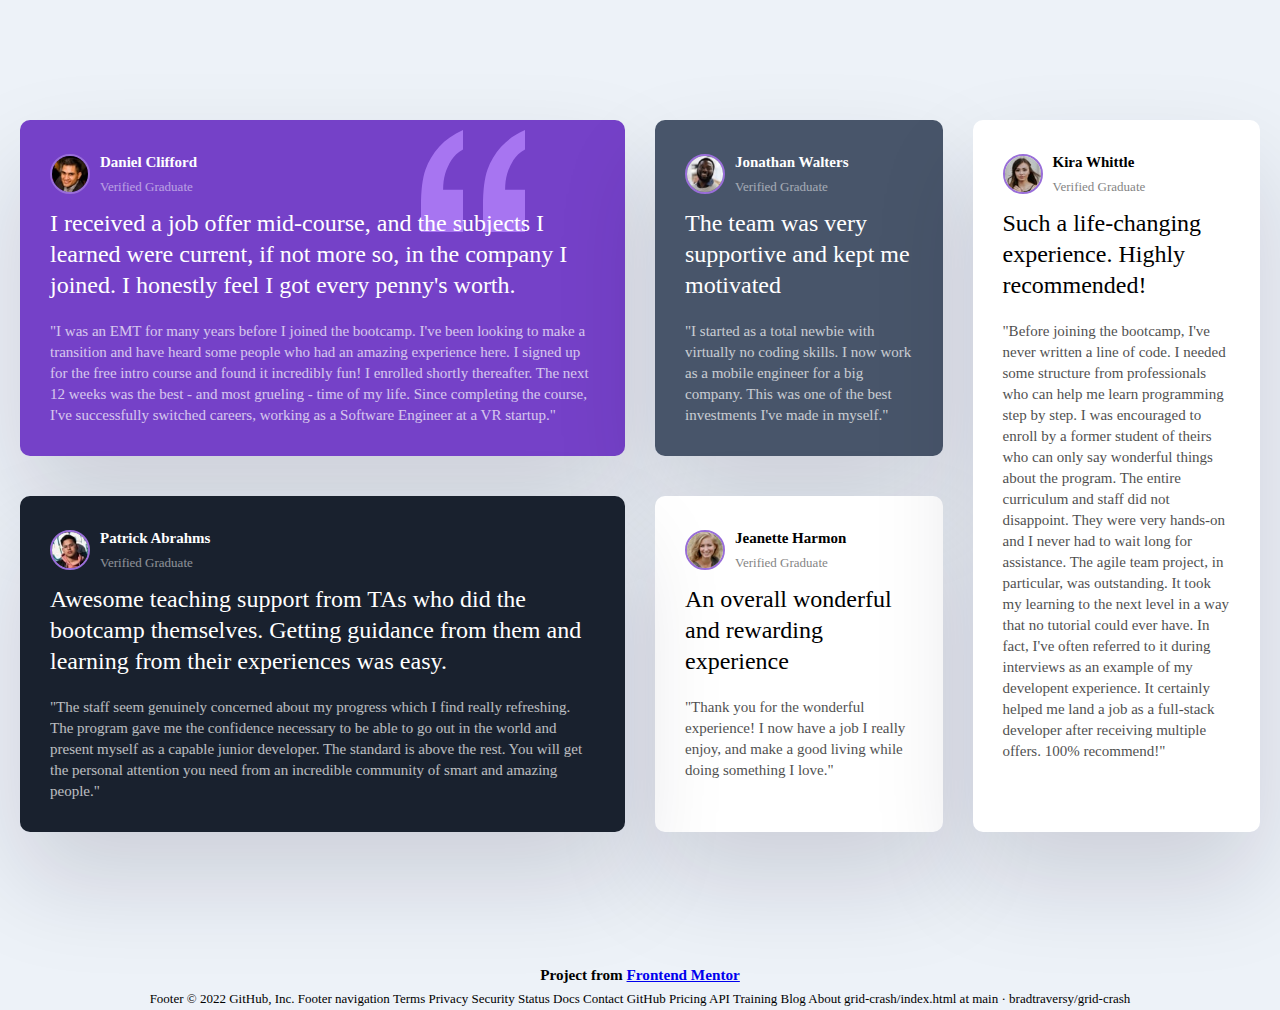
<file: grid-crash/index.html>
<!DOCTYPE html>
<html lang="en">
  <head>
    <meta charset="UTF-8" />
    <meta http-equiv="X-UA-Compatible" content="IE=edge" />
    <meta name="viewport" content="width=device-width, initial-scale=1.0" />
    <link rel="stylesheet" href="style.css" />
    <title>Testimonials</title>
  </head>
  <body>
    <div class="testimonials">
      <div class="card card--bg-purple">
        <header class="card__header">
          <img src="images/image-daniel.jpg" class="card__img" alt="" />
          <div>
            <h3>Daniel Clifford</h3>
            <p>Verified Graduate</p>
          </div>
        </header>
        <p class="card__lead">
          I received a job offer mid-course, and the subjects I learned were
          current, if not more so, in the company I joined. I honestly feel I
          got every penny's worth.
        </p>
        <p class="card__quote">
          "I was an EMT for many years before I joined the bootcamp. I've been
          looking to make a transition and have heard some people who had an
          amazing experience here. I signed up for the free intro course and
          found it incredibly fun! I enrolled shortly thereafter. The next 12
          weeks was the best - and most grueling - time of my life. Since
          completing the course, I've successfully switched careers, working as
          a Software Engineer at a VR startup."
        </p>
      </div>

      <div class="card card--bg-gray-blue">
        <header class="card__header">
          <img src="images/image-jonathan.jpg" class="card__img" alt="" />
          <div>
            <h3>Jonathan Walters</h3>
            <p>Verified Graduate</p>
          </div>
        </header>
        <p class="card__lead">
          The team was very supportive and kept me motivated
        </p>
        <p class="card__quote">
          "I started as a total newbie with virtually no coding skills. I now
          work as a mobile engineer for a big company. This was one of the best
          investments I've made in myself."
        </p>
      </div>

      <div class="card">
        <header class="card__header">
          <img src="images/image-jeanette.jpg" class="card__img" alt="" />
          <div>
            <h3>Jeanette Harmon</h3>
            <p>Verified Graduate</p>
          </div>
        </header>
        <p class="card__lead">An overall wonderful and rewarding experience</p>
        <p class="card__quote">
          "Thank you for the wonderful experience! I now have a job I really
          enjoy, and make a good living while doing something I love."
        </p>
      </div>

      <div class="card card--bg-black-blue">
        <header class="card__header">
          <img src="images/image-patrick.jpg" class="card__img" alt="" />
          <div>
            <h3>Patrick Abrahms</h3>
            <p>Verified Graduate</p>
          </div>
        </header>
        <p class="card__lead">
          Awesome teaching support from TAs who did the bootcamp themselves.
          Getting guidance from them and learning from their experiences was
          easy.
        </p>
        <p class="card__quote">
          "The staff seem genuinely concerned about my progress which I find
          really refreshing. The program gave me the confidence necessary to be
          able to go out in the world and present myself as a capable junior
          developer. The standard is above the rest. You will get the personal
          attention you need from an incredible community of smart and amazing
          people."
        </p>
      </div>

      <div class="card">
        <header class="card__header">
          <img src="images/image-kira.jpg" class="card__img" alt="" />
          <div>
            <h3>Kira Whittle</h3>
            <p>Verified Graduate</p>
          </div>
        </header>
        <p class="card__lead">
          Such a life-changing experience. Highly recommended!
        </p>
        <p class="card__quote">
          "Before joining the bootcamp, I've never written a line of code. I
          needed some structure from professionals who can help me learn
          programming step by step. I was encouraged to enroll by a former
          student of theirs who can only say wonderful things about the program.
          The entire curriculum and staff did not disappoint. They were very
          hands-on and I never had to wait long for assistance. The agile team
          project, in particular, was outstanding. It took my learning to the
          next level in a way that no tutorial could ever have. In fact, I've
          often referred to it during interviews as an example of my developent
          experience. It certainly helped me land a job as a full-stack
          developer after receiving multiple offers. 100% recommend!"
        </p>
      </div>
    </div>

    <footer>
      <h3>
        Project from
        <a
          href="https://www.frontendmentor.io/challenges/testimonials-grid-section-Nnw6J7Un7"
          >Frontend Mentor</a
        >
      </h3>
      Footer © 2022 GitHub, Inc. Footer navigation Terms Privacy Security Status
      Docs Contact GitHub Pricing API Training Blog About grid-crash/index.html
      at main · bradtraversy/grid-crash
    </footer>
  </body>
</html>
</file>
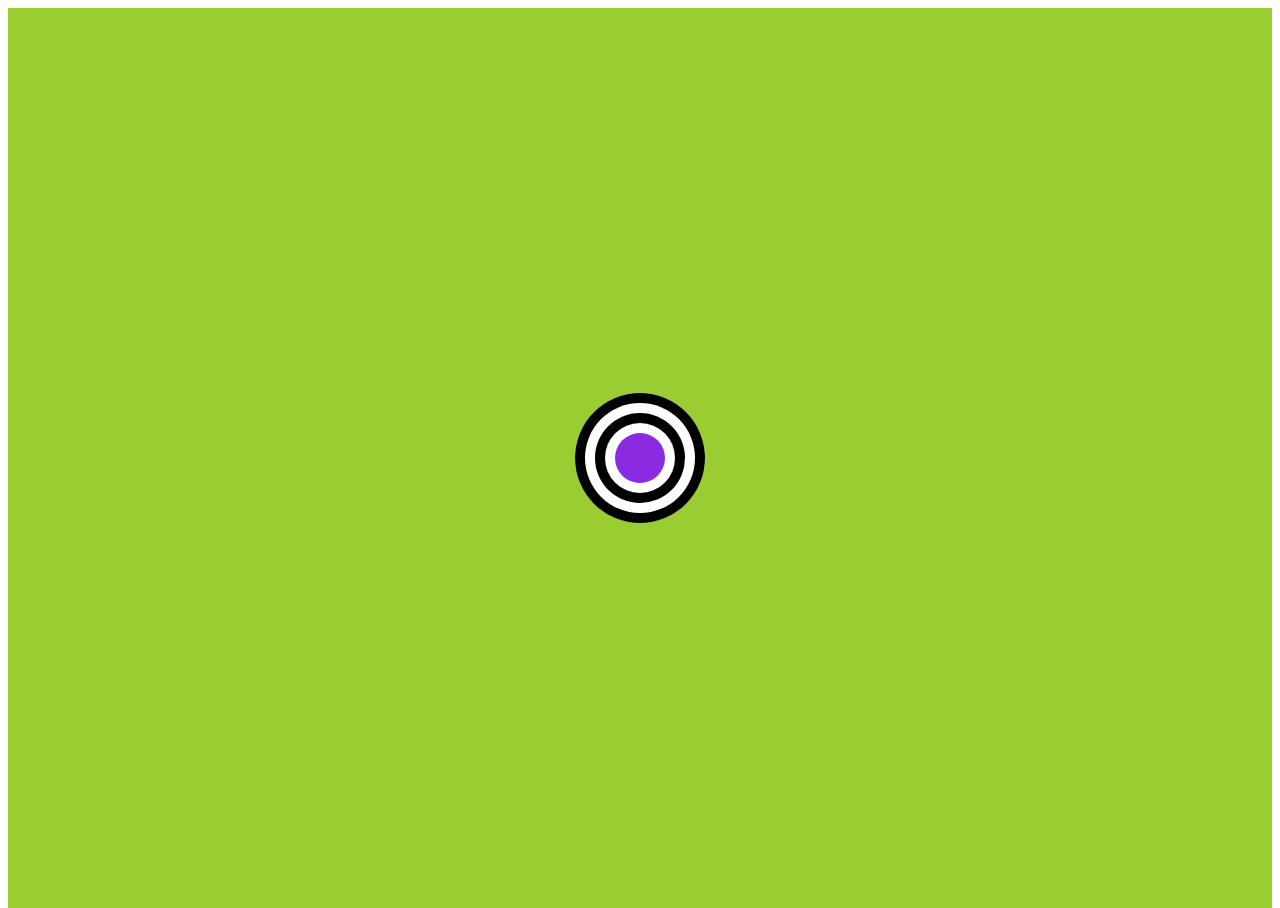
<file: box-shadow/shadow.html>
<!DOCTYPE html>
<html>
  <head>
    <title>Shadow</title>
    <link rel="stylesheet" href="shadow.css" />
  </head>
  <body>
    <div class="container">
      <div class="circle"></div>
    </div>
  </body>
</html>
</file>
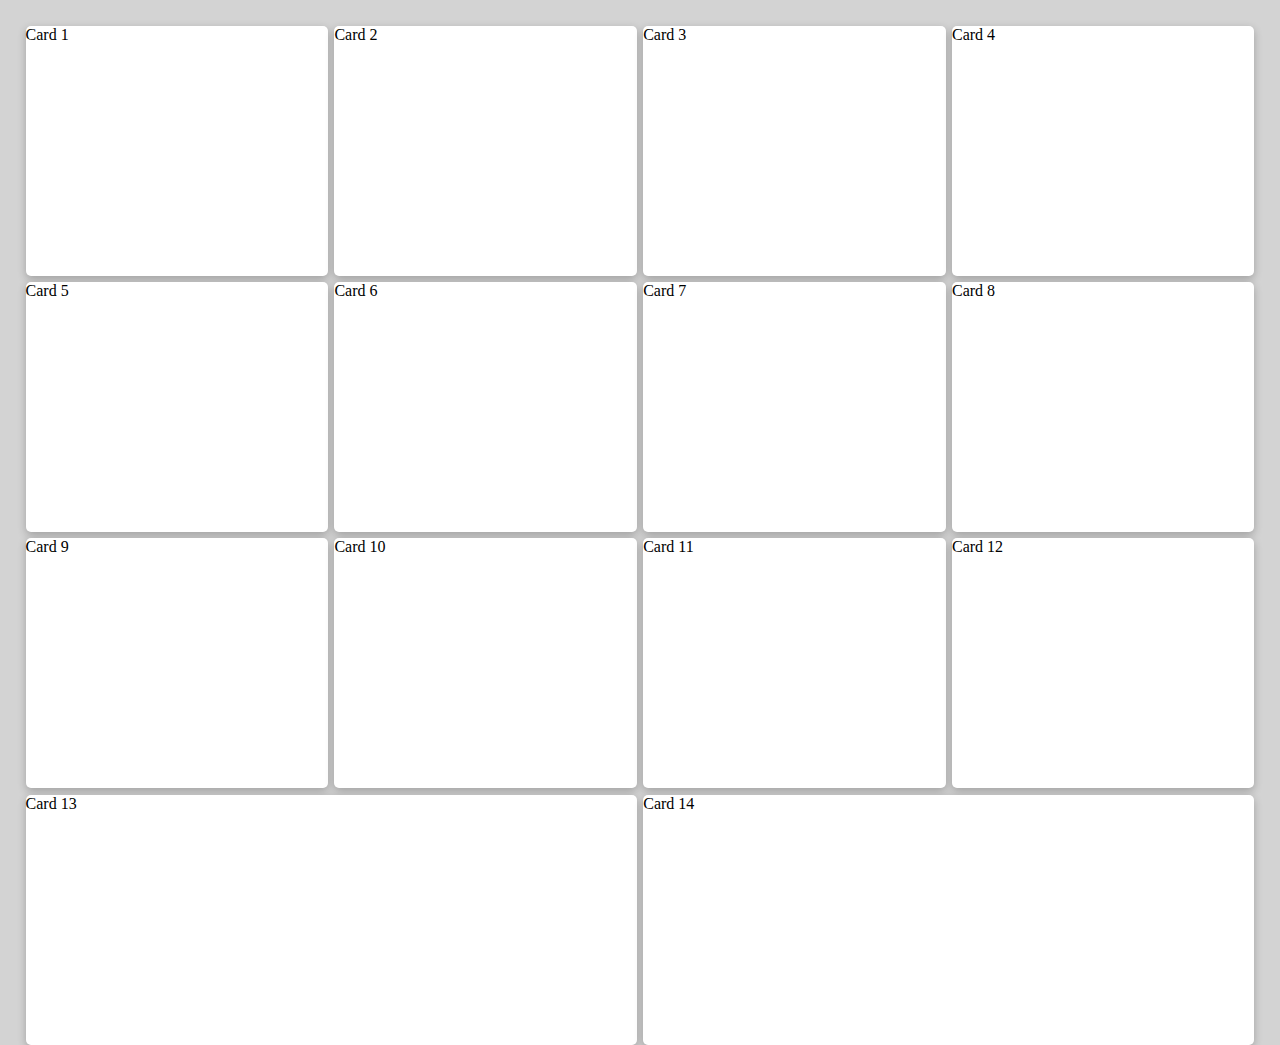
<file: cards-responsive/cards.html>
<!DOCTYPE html>
<html>
  <head>
    <link rel="stylesheet" href="cards.css" />
  </head>
  <title>Cards</title>
  <body>
    <div class="container">
      <div>Card 1</div>
      <div>Card 2</div>
      <div>Card 3</div>
      <div>Card 4</div>
      <div>Card 5</div>
      <div>Card 6</div>
      <div>Card 7</div>
      <div>Card 8</div>
      <div>Card 9</div>
      <div>Card 10</div>
      <div>Card 11</div>
      <div>Card 12</div>
      <div>Card 13</div>
      <div>Card 14</div>
    </div>
  </body>
</html>
</file>
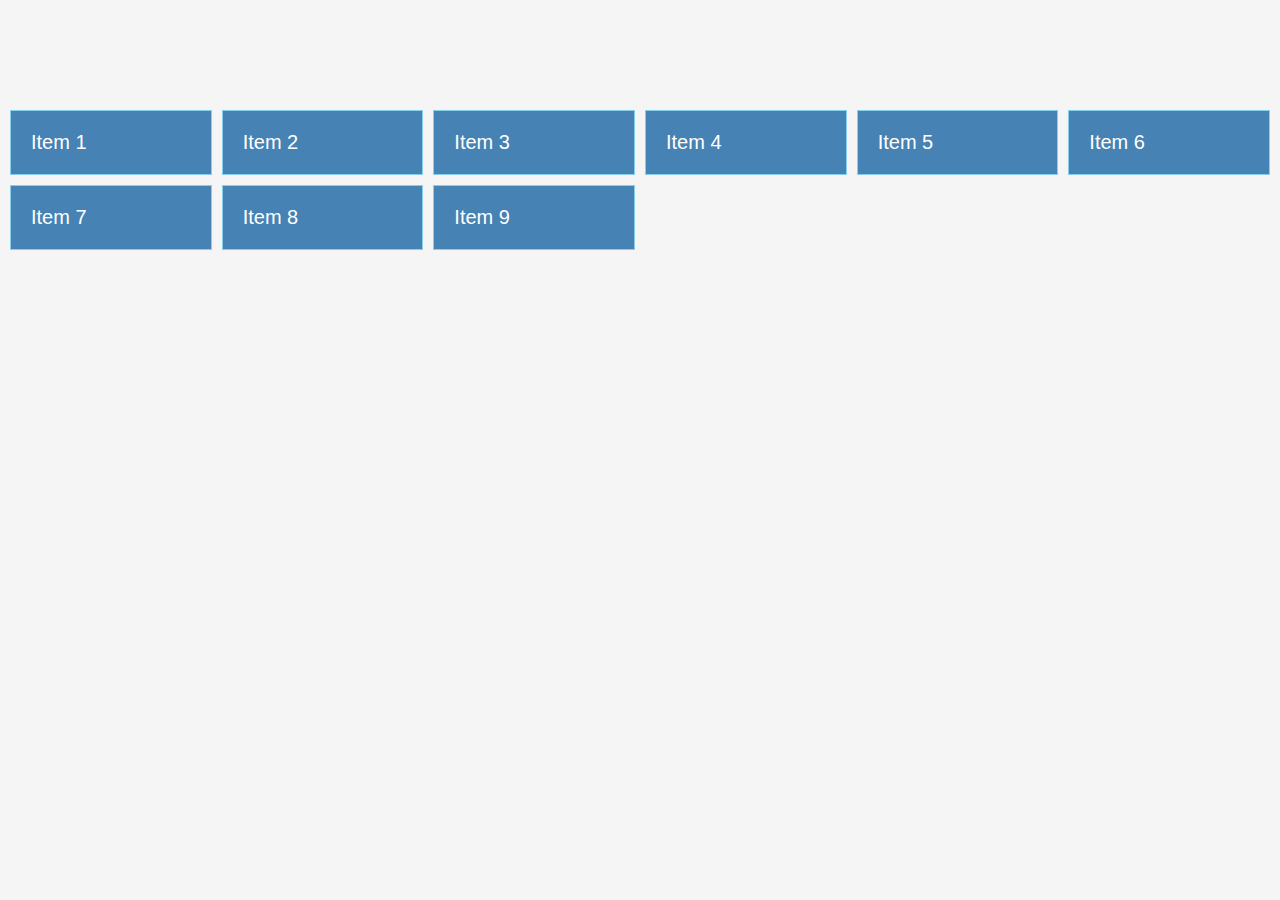
<file: grid/grid.html>
<!DOCTYPE html>
<html>
  <head>
    <title>Css | Grid</title>
    <link rel="stylesheet" href="grid.css" />
  </head>
  <body>
    <div class="container">
      <div class="item">Item 1</div>
      <div class="item">Item 2</div>
      <div class="item">Item 3</div>
      <div class="item">Item 4</div>
      <div class="item">Item 5</div>
      <div class="item">Item 6</div>
      <div class="item">Item 7</div>
      <div class="item">Item 8</div>
      <div class="item">Item 9</div>
    </div>
  </body>
</html>
</file>
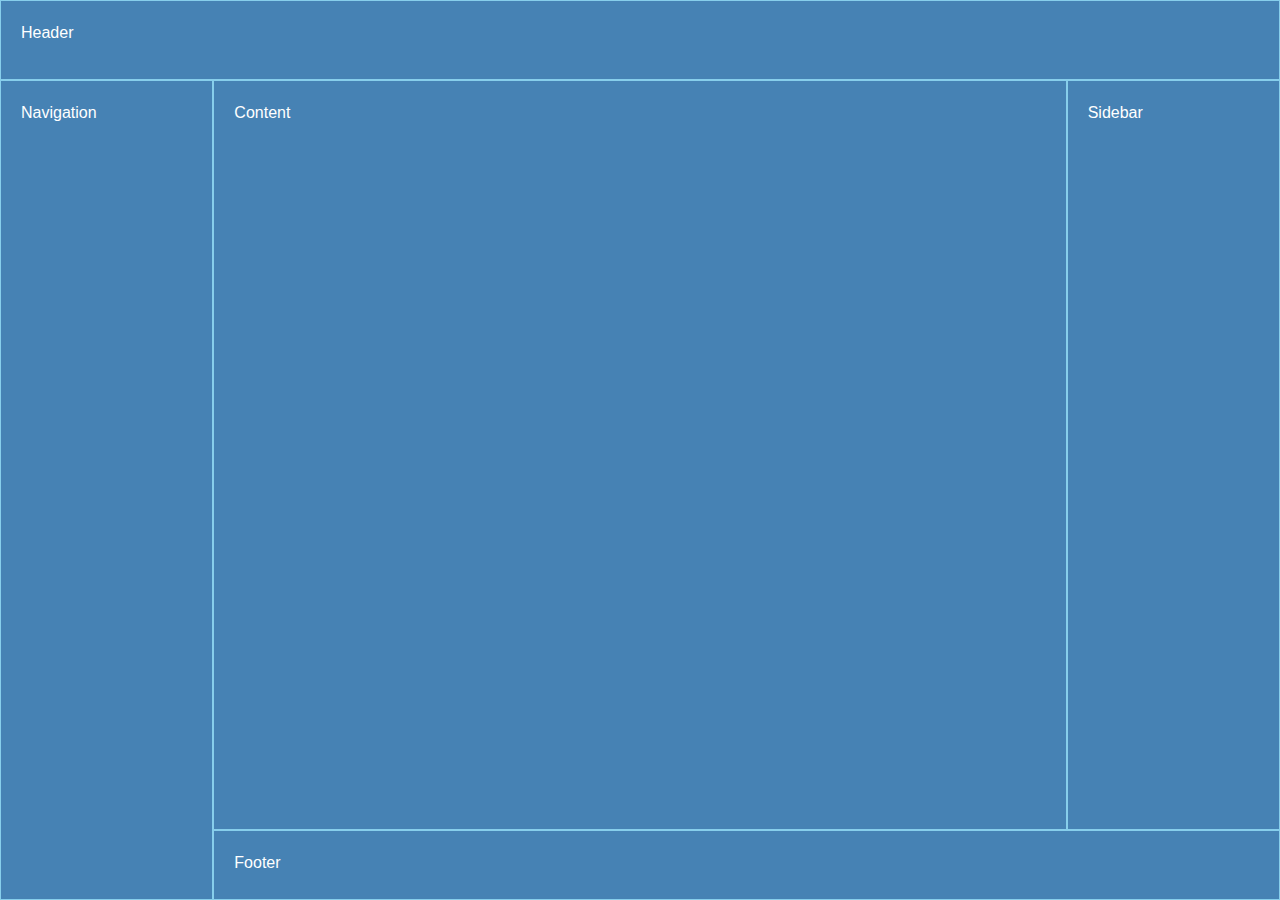
<file: grid/grid2.html>
<!DOCTYPE html>
<html lang="en">
  <head>
    <meta charset="UTF-8" />
    <meta http-equiv="X-UA-Compatible" content="IE=edge" />
    <meta name="viewport" content="width=device-width, initial-scale=1.0" />
    <title>Grid | Template Areas</title>
    <link rel="stylesheet" href="grid2.css" />
  </head>
  <body>
    <header>Header</header>
    <main>Content</main>
    <nav>Navigation</nav>
    <aside>Sidebar</aside>
    <footer>Footer</footer>
  </body>
</html>
</file>
<file: grid-crash/style.css>
@import url("https://fonts.googleapis.com/css2?family=Barlow+Semi+Condensed:wght@200;300;400;700&display=swap");

* {
  box-sizing: border-box;
  margin: 0;
  padding: 0;
}

body {
  background: #edf2f8;
  font-family: "Barlow Semi Condensed, sans-serif";
  line-height: 1.7;
  font-size: 13px;
}

.testimonials {
  max-width: 1440px;
  margin: 100px auto;
  padding: 20px;
  display: grid;
  grid-template-columns: repeat(4, 1fr);
  gap: 30px;
}

.card {
  background: white;
  border-radius: 10px;
  padding: 30px;
  box-shadow: rgba(17, 12, 46, 0.15) 0px 48px 100px 0px;
  margin-bottom: 10px;
}

.card__header {
  display: flex;
  align-items: center;
  margin-bottom: 10px;
}

.card__header h3 {
  font-size: 15px;
}

.card__header p {
  opacity: 50%;
}

.card__img {
  width: 40px;
  height: 40px;
  border-radius: 50%;
  border: 2px solid #996ed9;
  margin-right: 10px;
}

.card__lead {
  font-size: 1.5rem;
  font-weight: 500;
  line-height: 1.3;
  margin-bottom: 20px;
}

.card__quote {
  font-size: 15px;
  font-weight: 500;
  line-height: 1.4;
  opacity: 70%;
}

.card--bg-purple {
  background: hsl(263, 55%, 52%);
  color: white;
  background-image: url(./images/bg-pattern-quotation.svg);
  background-repeat: no-repeat;
  background-position: top 10px right 100px;
}

.card--bg-gray-blue {
  background: hsl(217, 19%, 35%);
  color: white;
}

.card--bg-black-blue {
  background: hsl(219, 29%, 14%);
  color: white;
}

.card:nth-of-type(1) {
  grid-column: 1 / 3;
}

.card:nth-of-type(4) {
  grid-column: 1 / 3;
  grid-row: 2 / 3;
}

.card:nth-of-type(5) {
  grid-column: 4 / 5;
  grid-row: 1 / 3;
}

footer {
  text-align: center;
}

@media (max-width: 960px) {
  .testimonials {
    display: block;
  }
}
</file>
<file: box-shadow/shadow.css>
html,
body {
  height: 100%;
}

.container {
  background: yellowgreen;
  height: 100%;
  display: flex;
  align-items: center;
  justify-content: center;
}

.circle {
  background: blueviolet;
  height: 50px;
  width: 50px;
  border-radius: 50%;
  box-shadow: 0 0 0 10px white, 0 0 0 20px black, 0 0 0 30px white,
    0 0 0 40px black, 0 0 0 40px white;
}
</file>
<file: cards-responsive/cards.css>
html,
body {
  box-sizing: border-box;
  background: lightgrey;
  margin: 1vw;
  padding: 0;
  height: 100%;
}

.container {
  display: flex;
  gap: 0.5vw;
  flex-wrap: wrap;
}

.container > div {
  background: white;
  border-radius: 5px;
  box-shadow: rgba(0, 0, 0, 0.24) 0px 3px 8px;
  height: 250px;
  flex: 1 1 300px;
}
</file>
<file: grid/grid.css>
* {
  box-sizing: border-box;
  padding: 0;
  margin: 0;
}

body {
  font-family: "Open Sans", sans-serif;
  font-size: 16px;
  line-height: 1, 5;
  color: #333;
  background: #f5f5f5;
}

.container {
  /* max-width: 960px; */
  margin: 100px auto;
  padding: 10px;
  display: grid;
  /* grid-template-columns: repeat(2, 1fr); */
  grid-template-columns: repeat(auto-fill, minmax(200px, 1fr));
  gap: 10px;
  /* align-items: flex-start; */
  /* column-gap: 10px;
  row-gap: 10px; */
  /* grid-auto-rows: minmax(200px, auto); */
  /* grid-template-rows: repeat(3, 1fr); */
}

.item {
  background: steelblue;
  color: white;
  font-size: 20px;
  padding: 20px;
  border: 1px solid skyblue;
}

.item:nth-of-type(2) {
  /* height: 100px;
  width: 100px;
  align-self: flex-end; */
}
/* 
@media (max-width: 500px) {
  .container {
    grid-template-columns: 1fr;
  }
} */
</file>
<file: grid/grid2.css>
* {
  box-sizing: border-box;
  padding: 0;
  margin: 0;
}

body {
  font-family: "Open Sans", sans-serif;
  font-size: 16px;
  line-height: 1.5;
  color: #333;
  background: #f5f5f5;
  height: 100vh;
  display: grid;
  grid-template-areas:
    "header header header"
    "nav content sidebar"
    "nav footer footer";
  grid-template-columns: 1fr 4fr 1fr;
  grid-template-rows: 80px 1fr 70px;
}

header,
footer,
main,
aside,
nav {
  background-color: steelblue;
  color: white;
  padding: 20px;
  border: 1px solid skyblue;
}

header {
  grid-area: header;
}

nav {
  grid-area: nav;
}

main {
  grid-area: content;
}

aside {
  grid-area: sidebar;
}

footer {
  grid-area: footer;
}
</file>
